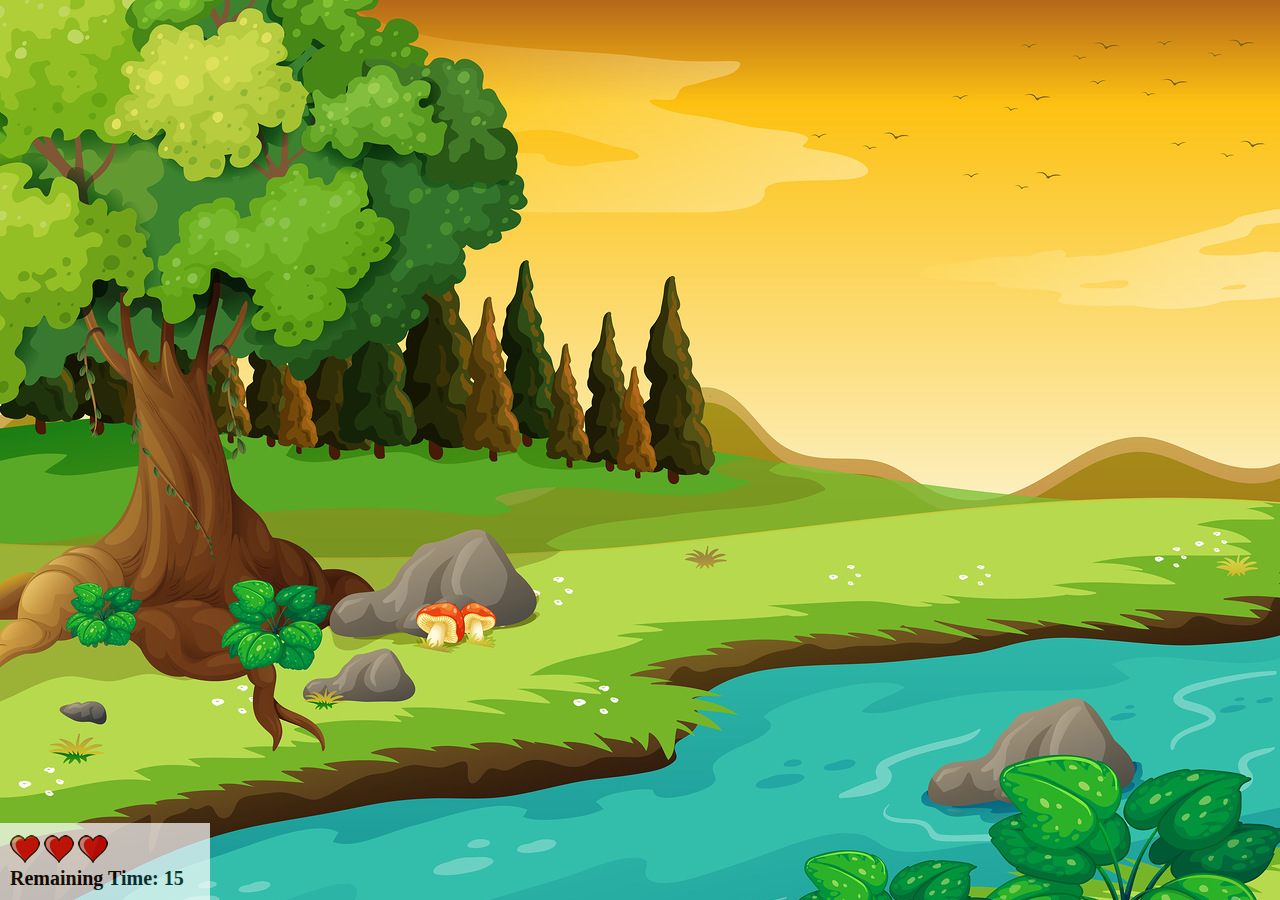
<file: Mata mosquito/index.html>
<!DOCTYPE html>
<html lang="en">
  <head>
    <meta charset="UTF-8" />
    <meta http-equiv="X-UA-Compatible" content="IE=edge" />
    <meta name="viewport" content="width=device-width, initial-scale=1.0" />
    <title>Document</title>
    <link rel="stylesheet" href="style.css/style.css" />
    <script src="index.js"></script>
  </head>
  <body onresize="sizeAdjustment()">
    <div class="panel">
      <div class="lifePoints">
        <img id="hp1" src="./style.css/imagens/coracao_cheio.png" />
        <img id="hp2" src="./style.css/imagens/coracao_cheio.png" />
        <img id="hp3" src="./style.css/imagens/coracao_cheio.png" />
      </div>
      <div class="timer">Remaining Time: <span id="timerGame"></span></div>
    </div>
    <script>
      // colocado aqui primeiro para começar ao mesmo tempo
      document.getElementById("timerGame").innerText = seconds;
      // randomPositioning(); //foi criado dessa maneira, por conta do script inicial ser lido antes do body ser gerado.
      let createMosquito = setInterval(function () {
        randomPositioning();
      }, createMosquitoTimer); //troquei o valor pela busca no js dos valores da dificuldade
      //agora sim fará a função no interavalo de 2000 milisegundos ou 2 segundos
    </script>
  </body>
</html>
</file>
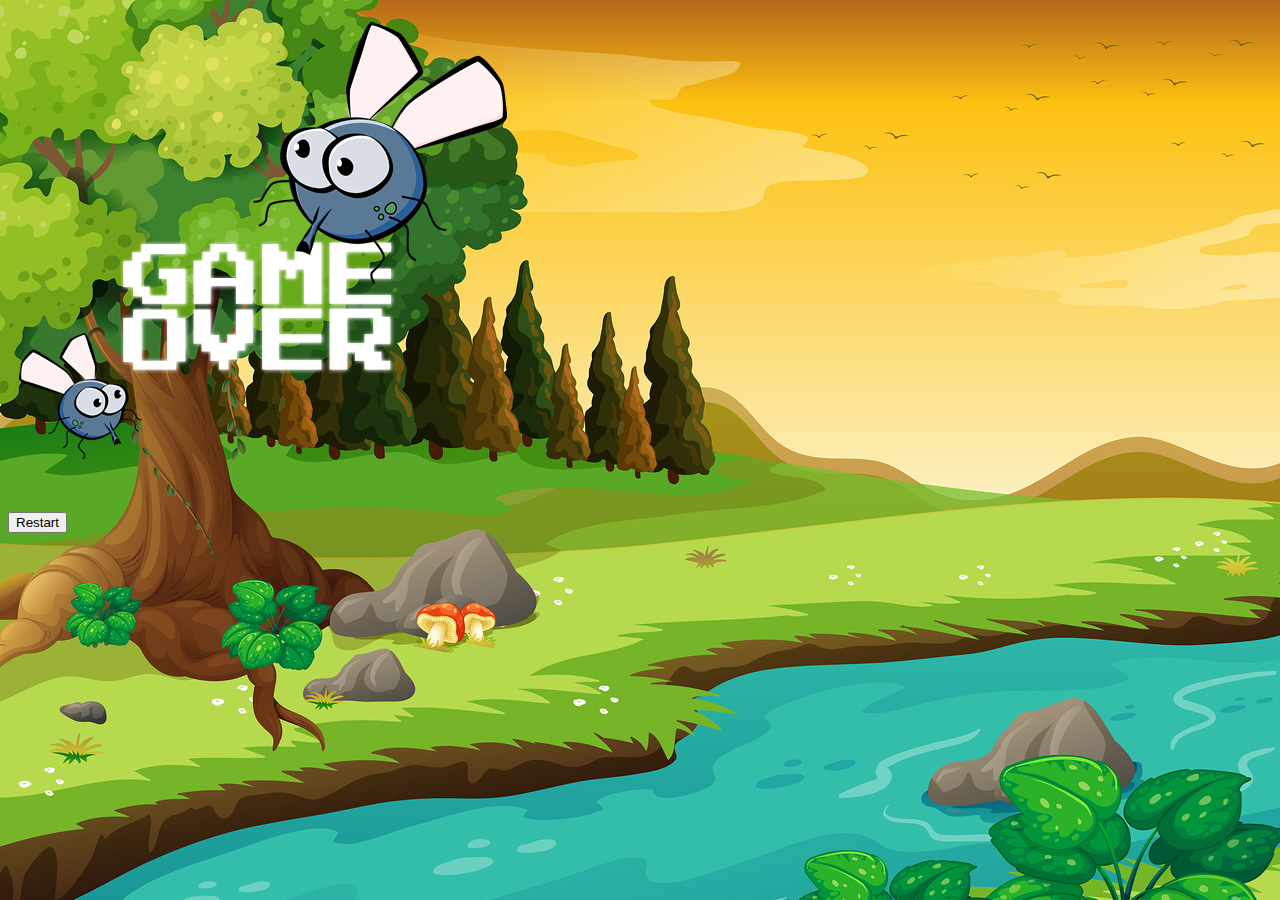
<file: Mata mosquito/end_of_the_game.html>
<!DOCTYPE html>
<html lang="en">
  <head>
    <meta charset="UTF-8" />
    <meta http-equiv="X-UA-Compatible" content="IE=edge" />
    <meta name="viewport" content="width=device-width, initial-scale=1.0" />
    <title>Document</title>
    <link href="https://cdn.jsdelivr.net/npm/bootstrap@5.3.0-alpha3/dist/css/bootstrap.min.css" rel="stylesheet" integrity="sha384-KK94CHFLLe+nY2dmCWGMq91rCGa5gtU4mk92HdvYe+M/SXH301p5ILy+dN9+nJOZ" crossorigin="anonymous" />
    <link rel="stylesheet" href="./style.css/style.css" />
  </head>
  <body>
    <div class="container">
      <div class="row">
        <div class="col">
          <div class="d-flex justify-content-center">
            <img src="./style.css/imagens/game_over.png" />
          </div>
        </div>
      </div>
    </div>
    <div class="row">
      <div class="col">
        <div class="d-flex justify-content-center">
          <button type="button" class="btn btn-dark btn-lg" onclick="window.location.href = 'start.html'">Restart</button>
        </div>
      </div>
    </div>
  </body>
</html>
</file>
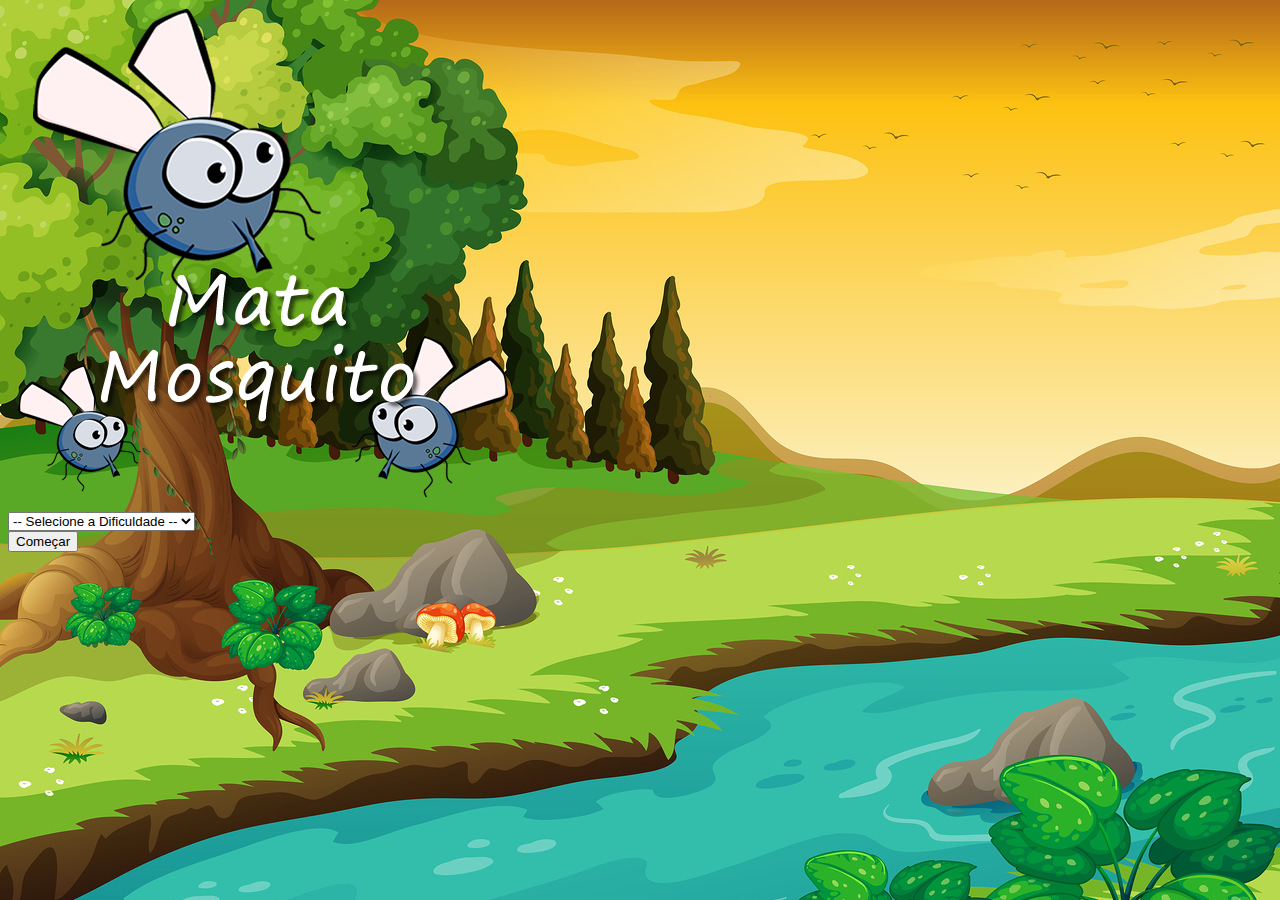
<file: Mata mosquito/start.html>
<!DOCTYPE html>
<html lang="en">
  <head>
    <meta charset="UTF-8" />
    <meta http-equiv="X-UA-Compatible" content="IE=edge" />
    <meta name="viewport" content="width=device-width, initial-scale=1.0" />
    <title>Document</title>
    <link href="https://cdn.jsdelivr.net/npm/bootstrap@5.3.0-alpha3/dist/css/bootstrap.min.css" rel="stylesheet" integrity="sha384-KK94CHFLLe+nY2dmCWGMq91rCGa5gtU4mk92HdvYe+M/SXH301p5ILy+dN9+nJOZ" crossorigin="anonymous" />
    <link rel="stylesheet" href="./style.css/style.css" />
    <script>
      function startGame() {
        let level = document.getElementById("difficulty").value;
        if (level === "") {
          alert("Por favor selecione uma dificuldade.");
          return false;
        }
        window.location.href = "index.html?" + level; // Interrogação  + level concatenado para o https pegar isso junto.
      }
    </script>
  </head>
  <body>
    <div class="container">
      <div class="row">
        <div class="col">
          <div class="d-flex justify-content-center">
            <img src="./style.css/imagens/game.png" />
          </div>
        </div>
      </div>
    </div>

    <div class="row">
      <div class="col">
        <div class="d-flex justify-content-center">
          <div class="mb-2">
            <select class="form-control" id="difficulty">
              <option value="">-- Selecione a Dificuldade --</option>
              <option value="normal">normal</option>
              <option value="hard">Hard</option>
              <option value="superHard">Super Hard</option>
            </select>
          </div>
        </div>
      </div>
    </div>

    <div class="row">
      <div class="col">
        <div class="d-flex justify-content-center">
          <button type="button" class="btn btn-danger btn-lg" onclick="startGame()">Começar</button>
        </div>
      </div>
    </div>
  </body>
</html>
</file>
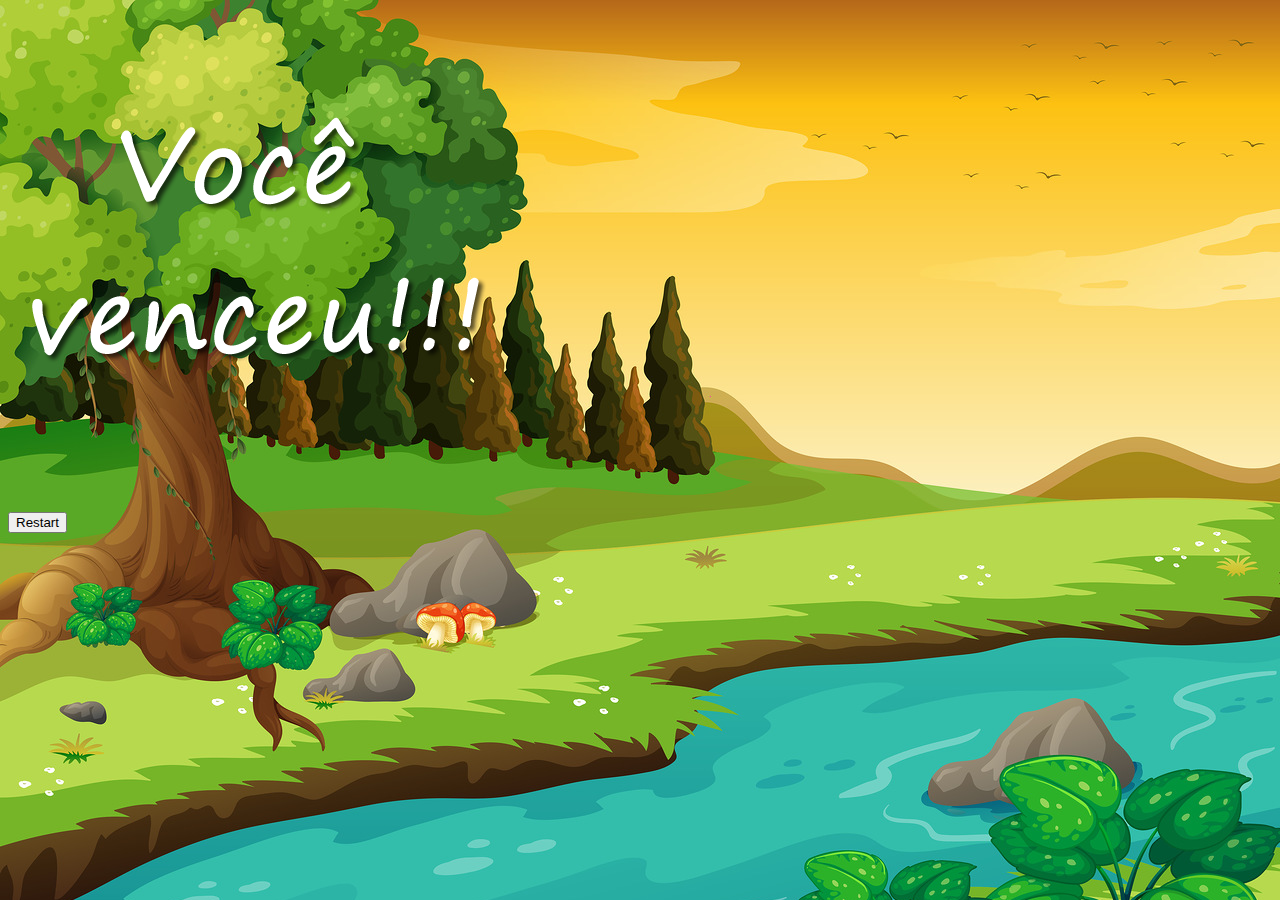
<file: Mata mosquito/victory.html>
<!DOCTYPE html>
<html lang="en">
  <head>
    <meta charset="UTF-8" />
    <meta http-equiv="X-UA-Compatible" content="IE=edge" />
    <meta name="viewport" content="width=device-width, initial-scale=1.0" />
    <title>Document</title>
    <link href="https://cdn.jsdelivr.net/npm/bootstrap@5.3.0-alpha3/dist/css/bootstrap.min.css" rel="stylesheet" integrity="sha384-KK94CHFLLe+nY2dmCWGMq91rCGa5gtU4mk92HdvYe+M/SXH301p5ILy+dN9+nJOZ" crossorigin="anonymous" />
    <link rel="stylesheet" href="./style.css/style.css" />
  </head>
  <body>
    <div class="container">
      <div class="row">
        <div class="col">
          <div class="d-flex justify-content-center">
            <img src="./style.css/imagens/vitoria.png" />
          </div>
        </div>
      </div>
    </div>
    <div class="row">
      <div class="col">
        <div class="d-flex justify-content-center">
          <button type="button" class="btn btn-dark btn-lg" onclick="window.location.href = 'start.html'">Restart</button>
        </div>
      </div>
    </div>
  </body>
</html>
</file>
<file: Mata mosquito/style.css/style.css>
html {
  cursor: url(./imagens/mata_mosquito.png) 30 30, auto;
}
.mosquito1 {
  width: 50px;
  height: 50px;
}

.mosquito2 {
  width: 70px;
  height: 70px;
}

.mosquito3 {
  width: 90px;
  height: 90px;
}

.left-side {
  transform: scaleX(-1);
}
/* não fiz um para outro lado por conta de uma das posições já ser a original */
body {
  background-image: url(./imagens/bg.jpg);
  background-size: 100%;
  background-repeat: no-repeat;
}

.panel {
  position: absolute;
  width: 190px;
  padding: 10px;
  bottom: 0px;
  left: 0px;
  border-top: 2px solid #fff;
  background-color: #fff;
  opacity: 0.7;
}

.timer {
  float: left;
  font-size: 20px;
  font-weight: bold;
}

.lifePoints {
  float: left;
}
</file>
